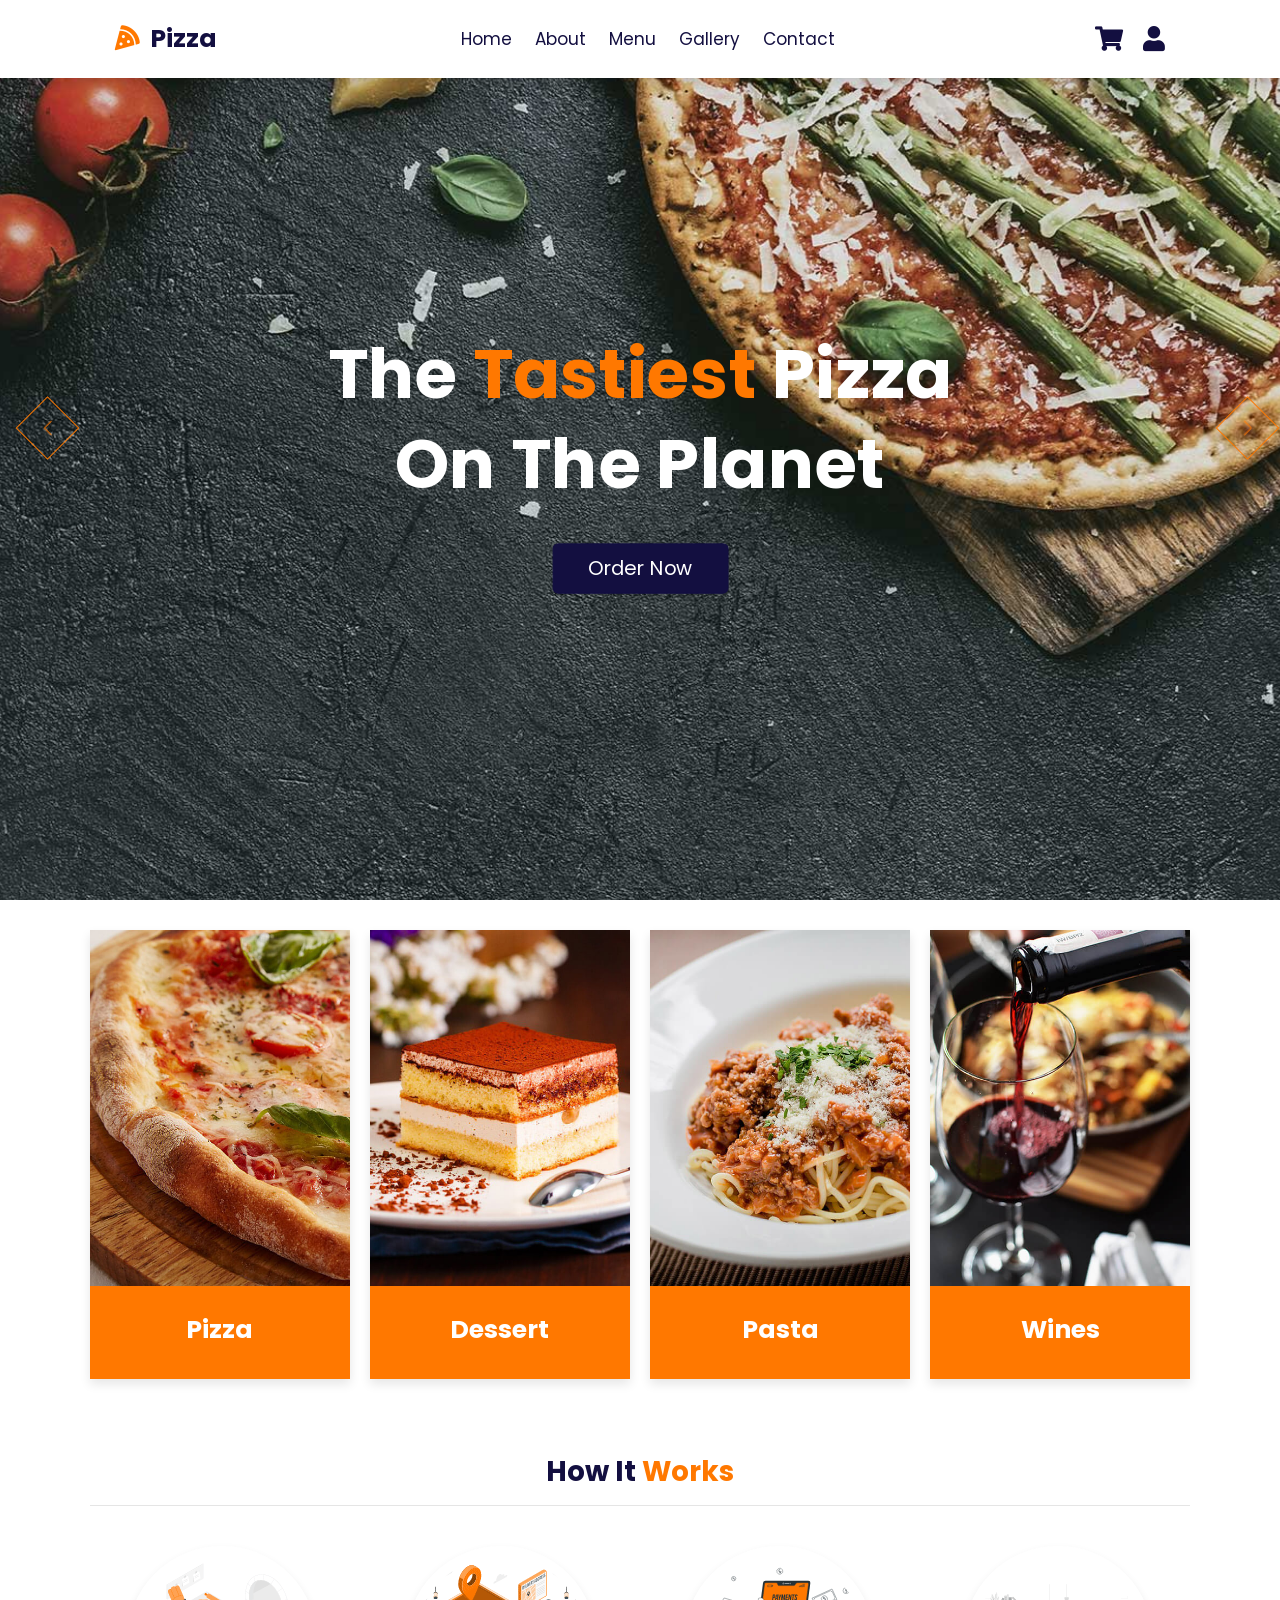
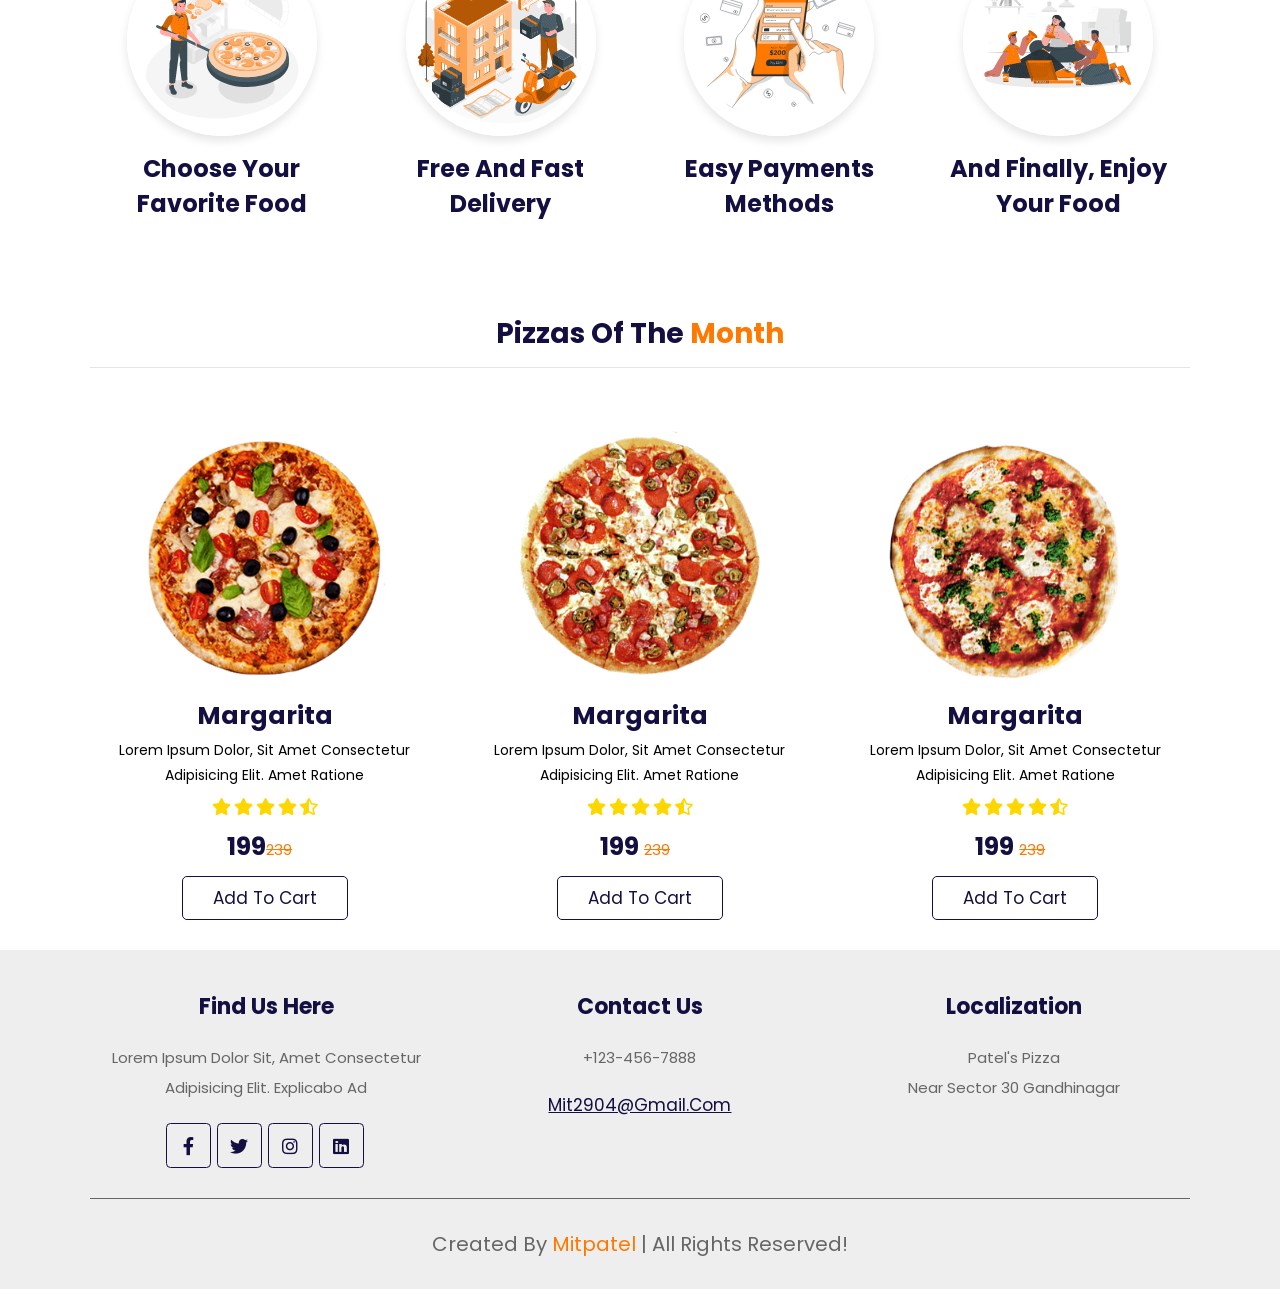
<file: index.html>
<!DOCTYPE html>
<html lang="en">
<head>
    <meta charset="UTF-8">
    <meta http-equiv="X-UA-Compatible" content="IE=edge">
    <meta name="viewport" content="width=device-width, initial-scale=1.0">
    <title>Document</title>
  
       
    <!-- font awesome cdn link  -->
    <link rel="stylesheet" href="https://cdnjs.cloudflare.com/ajax/libs/font-awesome/5.15.4/css/all.min.css">
    <!-- swiper cdn link -->
    <link rel="stylesheet" href="https://cdn.jsdelivr.net/npm/swiper@9/swiper-bundle.min.css"/>
    <!-- custom css link -->
    <link rel="stylesheet" href="style.css">

</head>
<body >
    
  <!-- header section -->

    <header class="header">

        <a href="home.html" class="logo"> <i class="fas fa-pizza-slice"></i> pizza</a>

        <nav class="navbar">
            <a href="index.html">home</a>
            <a href="about.html">about</a>
            <a href="menu.html">menu</a>
            <a href="gallery.html">gallery</a>
            <a href="contact.html">contact</a>
        </nav>

        <div class="icons">
            <div id="cart" class="fas fa-shopping-cart"></div>
            <div id="login" class="fas fa-user"></div>
            <div id="menu" class="fas fa-bars"></div>
            
        </div>
       
        
        <!-- <form  class="search-bar">
            <input type="text" name="query" placeholder="Search here..." class="search-input">
            <button type="submit" class="fas fa-search search-btn"></button>
        </form> -->
        <!-- <div class="dark-mode">
            <div id="dark-mode-toggle" class="fas fa-moon" ></div>
        </div> -->

        <div class="shopping-cart">

            <div class="box">
                <i class="fas fa-times"></i>
                <img src="cart-1.png" alt="">
                <div class="content">
                    <h3>pizza</h3>
                    <span class="quantity">1</span>
                    <span class="multiply">x</span>
                    <span class="price">199</span>
                </div>
            </div>

            <div class="box">
                <i class="fas fa-times"></i>
                <img src="cart-2.png" alt="">
                <div class="content">
                    <h3>pizza</h3>
                    <span class="quantity">1</span>
                    <span class="multiply">x</span>
                    <span class="price">199</span>
                </div>
            </div>

            <div class="box">
                <i class="fas fa-times"></i>
                <img src="cart-3.png" alt="">
                <div class="content">
                    <h3>pizza</h3>
                    <span class="quantity">1</span>
                    <span class="multiply">x</span>
                    <span class="price">199</span>
                </div>
            </div>
            <h3 class="total">total: 597</h3>
            <a href="#" class="btn">checkout cart</a>
        </div>

        <form action="" class="login-form">
            <h3>login form</h3>
            <input type="email" placeholder="enter your email" class="box">
            <input type="password" placeholder="enter your password" class="box">
            <div class="remember">
                <input type="checkbox" name="" id="remember-me">
                <label for="remember-me">remember me</label>
            </div>
            <input type="submit" value="login" class="btn">
        </form>
       
    </header>

    <!-- header section ends -->

    <!-- home section starts -->

    <section class="home">

        <div class="swiper home-slider">

            <div class="swiper-wrapper">

                <div class="swiper-slide slide" style="background: url(slider-1.jpg) no-repeat;">
                    <div class="content">
                        <h3>the <span>tastiest</span> pizza <br> on the planet</h3>
                        <a href="#" class="btn">order now</a>
                    </div>
                </div>

                <div class="swiper-slide slide" style="background: url(slider-2.jpg) no-repeat;">
                    <div class="content">
                        <h3>the <span>tastiest</span> pizza <br> on the planet</h3>
                        <a href="#" class="btn">order now</a>
                    </div>
                </div>

                <div class="swiper-slide slide" style="background: url(slider-3.jpg) no-repeat;">
                    <div class="content">
                        <h3>the <span>tastiest</span> pizza <br> on the planet</h3>
                        <a href="#" class="btn">order now</a>
                    </div>
                </div>

            </div>

            <div class="swiper-button-prev"></div>
            <div class="swiper-button-next"></div>

        </div>

    </section>

    <!-- home section ends -->

    <!-- banner section starts -->

    <section class="banner">

        <div class="box-container">

            <div class="box">
                <div class="image">
                    <img src="banner-1.jpg" alt="">
                </div>
                <div class="content">
                    <h3>pizza</h3>
                </div>
            </div>

            <div class="box">
                <div class="image">
                    <img src="banner-2.jpg" alt="">
                </div>
                <div class="content">
                    <h3>dessert</h3>
                </div>
            </div>

            <div class="box">
                <div class="image">
                    <img src="banner-3.jpg" alt="">
                </div>
                <div class="content">
                    <h3>pasta</h3>
                </div>
            </div>

            <div class="box">
                <div class="image">
                    <img src="banner-4.jpg" alt="">
                </div>
                <div class="content">
                    <h3>wines</h3>
                </div>
            </div>

        </div>

    </section>

    <!-- banner section ends -->

    <!-- steps section starts -->

    <section class="steps">

        <h1 class="title">how it <span>works</span></h1>

        <div class="box-container">

            <div class="box">
                <img src="work-1.gif" alt="">
                <h3>choose your favorite food</h3>
            </div>

            <div class="box">
                <img src="work-2.gif" alt="">
                <h3>free and fast delivery</h3>
            </div>

            <div class="box">
                <img src="work-3.gif" alt="">
                <h3>easy payments methods</h3>
            </div>

            <div class="box">
                <img src="work-4.gif" alt="">
                <h3>and finally, enjoy your food</h3>
            </div>

        </div>

    </section>

    <!-- steps section ends -->

    <!-- pizza menu section starts -->

    <section class="pizzas">

        <h1 class="title">pizzas of the <span>month</span></h1>

        <div class="box-container">

            <div class="box">
                <img src="pizza-1.png" alt="">
                <h3>margarita</h3>
                <p>Lorem ipsum dolor, sit amet consectetur adipisicing elit. Amet ratione</p>
                <div class="stars">
                    <i class="fas fa-star"></i>
                    <i class="fas fa-star"></i>
                    <i class="fas fa-star"></i>
                    <i class="fas fa-star"></i>
                    <i class="fas fa-star-half-alt"></i>
                </div>
                <div class="price">199<span>239</span></div>
                <a href="#" class="btn">add to cart</a>
            </div>

            <div class="box">
                <img src="pizza-2.png" alt="">
                <h3>margarita</h3>
                <p>Lorem ipsum dolor, sit amet consectetur adipisicing elit. Amet ratione</p>
                <div class="stars">
                    <i class="fas fa-star"></i>
                    <i class="fas fa-star"></i>
                    <i class="fas fa-star"></i>
                    <i class="fas fa-star"></i>
                    <i class="fas fa-star-half-alt"></i>
                </div>
                <div class="price">199 <span>239</span></div>
                <a href="#" class="btn">add to cart</a>
            </div>

            <div class="box">
                <img src="pizza-3.png" alt="">
                <h3>margarita</h3>
                <p>Lorem ipsum dolor, sit amet consectetur adipisicing elit. Amet ratione</p>
                <div class="stars">
                    <i class="fas fa-star"></i>
                    <i class="fas fa-star"></i>
                    <i class="fas fa-star"></i>
                    <i class="fas fa-star"></i>
                    <i class="fas fa-star-half-alt"></i>
                </div>
                <div class="price">199 <span>239</span></div>
                <a href="#" class="btn">add to cart</a>
            </div>

        </div>

    </section>

    <!-- pizza menu section ends -->

    <!-- footer section starts -->

    <section class="footer">

        <div class="box-container">

            <div class="box">
                <h3>find us here</h3>
                <p>Lorem ipsum dolor sit, amet consectetur adipisicing elit. Explicabo ad</p>
                <div class="share">
                    <a href="#" class="fab fa-facebook-f"></a>
                    <a href="#" class="fab fa-twitter"></a>
                    <a href="#" class="fab fa-instagram"></a>
                    <a href="#" class="fab fa-linkedin"></a>
                </div>
            </div>

            <div class="box">
                <h3>contact us</h3>
                <p>+123-456-7888</p>
                <a href="#" class="link">mit2904@gmail.com</a>
            </div>

            <div class="box">
                <h3>localization</h3>
                <p>patel's pizza <br>
                    near sector 30
                    gandhinagar</p>
            </div>

        </div>
        <div class="credit">created by <span>mitpatel</span> | all rights reserved!</div>

    </section>

    <!-- footer section ends -->


 








    <!-- swiper cdn link -->
    <script src="https://cdn.jsdelivr.net/npm/swiper@9/swiper-bundle.min.js"></script>

    <!-- custom js link -->
    <script src="script.js"></script>

</body>
</html>
</file>
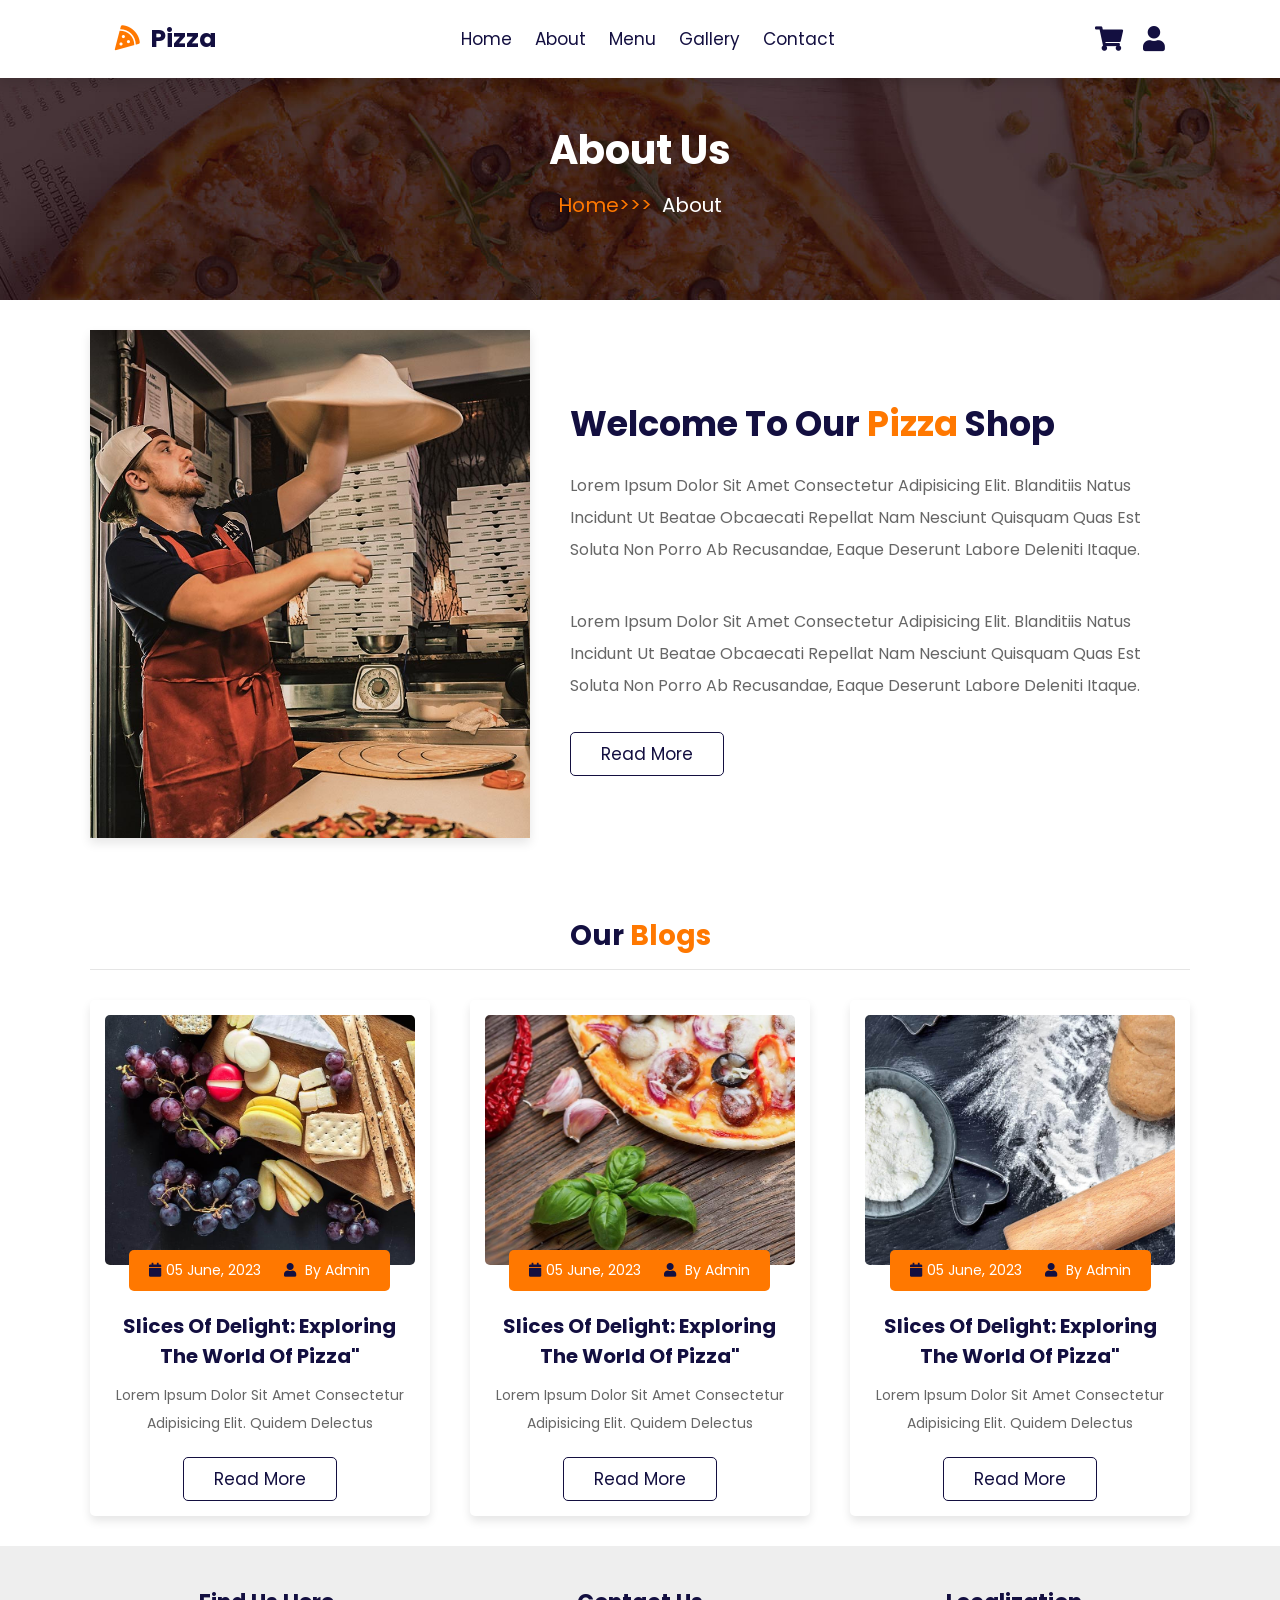
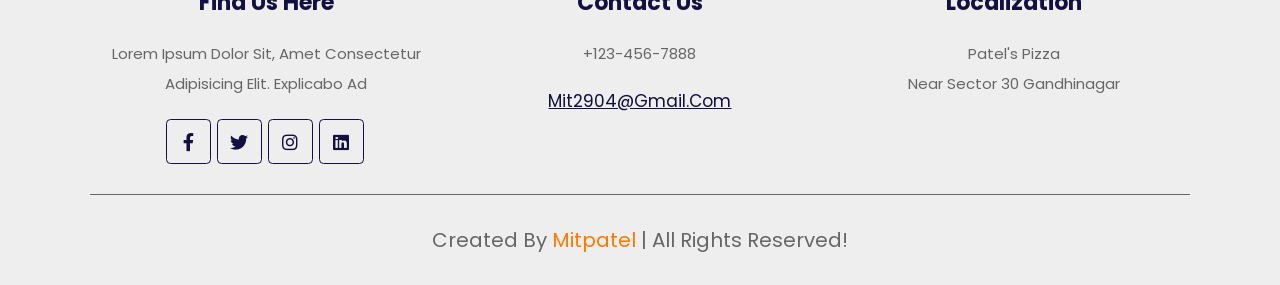
<file: about.html>
<!DOCTYPE html>
<html lang="en">
<head>
    <meta charset="UTF-8">
    <meta http-equiv="X-UA-Compatible" content="IE=edge">
    <meta name="viewport" content="width=device-width, initial-scale=1.0">
    <title>Document</title>
    <!-- font awesome cdn link  -->
    <link rel="stylesheet" href="https://cdnjs.cloudflare.com/ajax/libs/font-awesome/5.15.4/css/all.min.css">
    <!-- custom css link -->
    <link rel="stylesheet" href="style.css">
</head>
<body>
    
    <!-- header section starts -->

    <header class="header">

        <a href="home.html" class="logo"> <i class="fas fa-pizza-slice"></i> pizza</a>

        <nav class="navbar">
            <a href="index.html">home</a>
            <a href="about.html">about</a>
            <a href="menu.html">menu</a>
            <a href="gallery.html">gallery</a>
            <a href="contact.html">contact</a>
        </nav>

        <div class="icons">
            <div id="cart" class="fas fa-shopping-cart"></div>
            <div id="login" class="fas fa-user"></div>
            <div id="menu" class="fas fa-bars"></div>
        </div>

        <div class="shopping-cart">

            <div class="box">
                <i class="fas fa-times"></i>
                <img src="cart-1.png" alt="">
                <div class="content">
                    <h3>pizza</h3>
                    <span class="quantity">1</span>
                    <span class="multiply">x</span>
                    <span class="price">199</span>
                </div>
            </div>

            <div class="box">
                <i class="fas fa-times"></i>
                <img src="cart-2.png" alt="">
                <div class="content">
                    <h3>pizza</h3>
                    <span class="quantity">1</span>
                    <span class="multiply">x</span>
                    <span class="price">199</span>
                </div>
            </div>

            <div class="box">
                <i class="fas fa-times"></i>
                <img src="cart-3.png" alt="">
                <div class="content">
                    <h3>pizza</h3>
                    <span class="quantity">1</span>
                    <span class="multiply">x</span>
                    <span class="price">199</span>
                </div>
            </div>
            <h3 class="total">total: 597</h3>
            <a href="#" class="btn">checkout cart</a>
        </div>

        <form action="" class="login-form">
            <h3>login form</h3>
            <input type="email" placeholder="enter your email" class="box">
            <input type="password" placeholder="enter your password" class="box">
            <div class="remember">
                <input type="checkbox" name="" id="remember-me">
                <label for="remember-me">remember me</label>
            </div>
            <input type="submit" value="login" class="btn">
        </form>
       
    </header>

    <!-- header section ends -->

    <div class="heading">
        <h1>about us</h1>
        <p><a href="home.html">home>>></a> about</p>
    </div>

    <!-- about section starts -->

    <section class="about">

        <div class="row">

            <div class="image">
                <img src="about.jpg" alt="">
            </div>

            <div class="content">
                <h3>welcome to our <span>pizza</span> shop</h3>
                <p>Lorem ipsum dolor sit amet consectetur adipisicing elit. Blanditiis natus incidunt ut beatae obcaecati repellat nam nesciunt quisquam quas est soluta non porro ab recusandae, eaque deserunt labore deleniti itaque.</p>
                <p>Lorem ipsum dolor sit amet consectetur adipisicing elit. Blanditiis natus incidunt ut beatae obcaecati repellat nam nesciunt quisquam quas est soluta non porro ab recusandae, eaque deserunt labore deleniti itaque.</p>
                <a href="#" class="btn">read more</a>
            </div>

        </div>

    </section>

    <!-- about section ends -->

    <!-- blog section starts -->

    <section class="blogs">

        <h1 class="title">our <span>blogs</span></h1>

        <div class="box-container">

            <div class="box">
                <img src="blog-1.jpg" alt="">
                <div class="icons">
                    <a href="#"><i class="fas fa-calendar"></i>05 june, 2023</a>
                    <a href="#"><i class="fas fa-user"></i> by admin</a>
                </div>
                <h3>Slices Of Delight: Exploring The World Of Pizza"</h3>
                <p>Lorem ipsum dolor sit amet consectetur adipisicing elit. Quidem delectus</p>
                <a href="#" class="btn">read more</a>
            </div>

            <div class="box">
                <img src="blog-2.jpg" alt="">
                <div class="icons">
                    <a href="#"><i class="fas fa-calendar"></i>05 june, 2023</a>
                    <a href="#"><i class="fas fa-user"></i> by admin</a>
                </div>
                <h3>Slices Of Delight: Exploring The World Of Pizza"</h3>
                <p>Lorem ipsum dolor sit amet consectetur adipisicing elit. Quidem delectus</p>
                <a href="#" class="btn">read more</a>
            </div>

            <div class="box">
                <img src="blog-3.jpg" alt="">
                <div class="icons">
                    <a href="#"><i class="fas fa-calendar"></i>05 june, 2023</a>
                    <a href="#"><i class="fas fa-user"></i> by admin</a>
                </div>
                <h3>Slices Of Delight: Exploring The World Of Pizza"</h3>
                <p>Lorem ipsum dolor sit amet consectetur adipisicing elit. Quidem delectus</p>
                <a href="#" class="btn">read more</a>
            </div>

        </div>

    </section>

    <!-- about section ends -->

    <!-- footer section starts -->

    <section class="footer">

        <div class="box-container">

            <div class="box">
                <h3>find us here</h3>
                <p>Lorem ipsum dolor sit, amet consectetur adipisicing elit. Explicabo ad</p>
                <div class="share">
                    <a href="#" class="fab fa-facebook-f"></a>
                    <a href="#" class="fab fa-twitter"></a>
                    <a href="#" class="fab fa-instagram"></a>
                    <a href="#" class="fab fa-linkedin"></a>
                </div>
            </div>

            <div class="box">
                <h3>contact us</h3>
                <p>+123-456-7888</p>
                <a href="#" class="link">mit2904@gmail.com</a>
            </div>

            <div class="box">
                <h3>localization</h3>
                <p>patel's pizza <br>
                    near sector 30
                    gandhinagar</p>
            </div>

        </div>
        <div class="credit">created by <span>mitpatel</span> | all rights reserved!</div>

    </section>

    <!-- footer section ends -->










    <!-- custom js link -->
    <script src="script.js"></script>

</body>
</html>
</file>
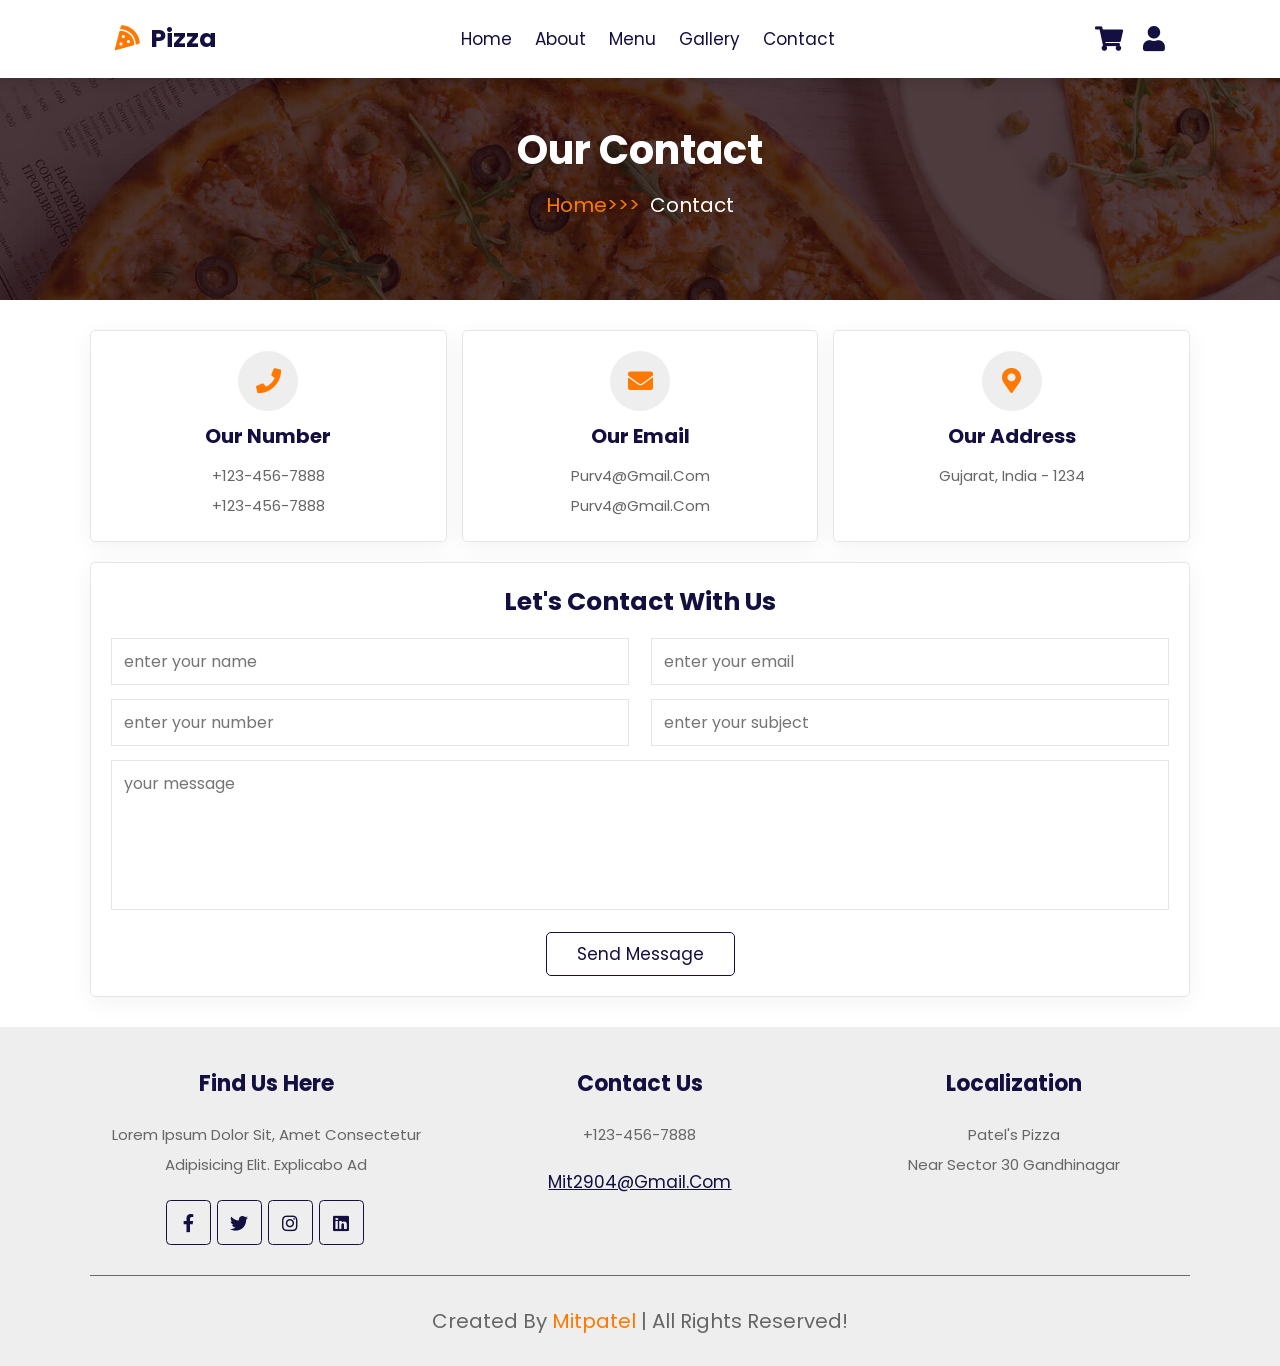
<file: contact.html>
<!DOCTYPE html>
<html lang="en">
<head>
    <meta charset="UTF-8">
    <meta http-equiv="X-UA-Compatible" content="IE=edge">
    <meta name="viewport" content="width=device-width, initial-scale=1.0">
    <title>Document</title>
    <!-- font awesome cdn link  -->
    <link rel="stylesheet" href="https://cdnjs.cloudflare.com/ajax/libs/font-awesome/5.15.4/css/all.min.css">
    <!-- custom css link -->
    <link rel="stylesheet" href="style.css">
</head>
<body>
    
    <!-- header section starts -->

    <header class="header">

        <a href="home.html" class="logo"> <i class="fas fa-pizza-slice"></i> pizza</a>

        <nav class="navbar">
            <a href="index.html">home</a>
            <a href="about.html">about</a>
            <a href="menu.html">menu</a>
            <a href="gallery.html">gallery</a>
            <a href="contact.html">contact</a>
        </nav>

        <div class="icons">
            <div id="cart" class="fas fa-shopping-cart"></div>
            <div id="login" class="fas fa-user"></div>
            <div id="menu" class="fas fa-bars"></div>
        </div>

        <div class="shopping-cart">

            <div class="box">
                <i class="fas fa-times"></i>
                <img src="cart-1.png" alt="">
                <div class="content">
                    <h3>pizza</h3>
                    <span class="quantity">1</span>
                    <span class="multiply">x</span>
                    <span class="price">199</span>
                </div>
            </div>

            <div class="box">
                <i class="fas fa-times"></i>
                <img src="cart-2.png" alt="">
                <div class="content">
                    <h3>pizza</h3>
                    <span class="quantity">1</span>
                    <span class="multiply">x</span>
                    <span class="price">199</span>
                </div>
            </div>

            <div class="box">
                <i class="fas fa-times"></i>
                <img src="cart-3.png" alt="">
                <div class="content">
                    <h3>pizza</h3>
                    <span class="quantity">1</span>
                    <span class="multiply">x</span>
                    <span class="price">199</span>
                </div>
            </div>
            <h3 class="total">total: 597</h3>
            <a href="#" class="btn">checkout cart</a>
        </div>

        <form action="" class="login-form">
            <h3>login form</h3>
            <input type="email" placeholder="enter your email" class="box">
            <input type="password" placeholder="enter your password" class="box">
            <div class="remember">
                <input type="checkbox" name="" id="remember-me">
                <label for="remember-me">remember me</label>
            </div>
            <input type="submit" value="login" class="btn">
        </form>
       
    </header>

    <!-- header section ends -->

    <div class="heading">
        <h1>our contact</h1>
        <p><a href="home.html">home>>></a> contact</p>
    </div>


    <!-- contact section starts -->

    <section class="contact">

        <div class="icon-container">

            <div class="icons">
                <i class="fas fa-phone"></i>
                <h3>our number</h3>
                <p>+123-456-7888</p>
                <p>+123-456-7888</p>
            </div>

            <div class="icons">
                <i class="fas fa-envelope"></i>
                <h3>our email</h3>
                <p>purv4@gmail.com</p>
                <p>purv4@gmail.com</p>
            </div>

            <div class="icons">
                <i class="fas fa-map-marker-alt"></i>
                <h3>our address</h3>
                <p>gujarat, india - 1234</p>
            </div>

        </div>

        <div class="row">

            <form action="">
                <h3>let's contact with us</h3>
                <div class="inputBox">
                    <input type="text" placeholder="enter your name" class="box">
                    <input type="email" placeholder="enter your email" class="box">
                </div>
                <div class="inputBox">
                    <input type="number" placeholder="enter your number" class="box">
                    <input type="text" placeholder="enter your subject" class="box">
                </div>
                <textarea placeholder="your message" cols="30" rows="10"></textarea>
                <input type="submit" value="send message" class="btn">
            </form>

        </div>

    </section>

  

    <!-- footer section starts -->
    <section class="footer">

        <div class="box-container">

            <div class="box">
                <h3>find us here</h3>
                <p>Lorem ipsum dolor sit, amet consectetur adipisicing elit. Explicabo ad</p>
                <div class="share">
                    <a href="#" class="fab fa-facebook-f"></a>
                    <a href="#" class="fab fa-twitter"></a>
                    <a href="#" class="fab fa-instagram"></a>
                    <a href="#" class="fab fa-linkedin"></a>
                </div>
            </div>

            <div class="box">
                <h3>contact us</h3>
                <p>+123-456-7888</p>
                <a href="#" class="link">mit2904@gmail.com</a>
            </div>

            <div class="box">
                <h3>localization</h3>
                <p>patel's pizza <br>
                    near sector 30
                    gandhinagar</p>
            </div>

        </div>
        <div class="credit">created by <span>mitpatel</span> | all rights reserved!</div>

    </section>

    <!-- footer section ends -->







    

    <!-- custom js link -->
    <script src="script.js"></script>
</body>
</html>
</file>
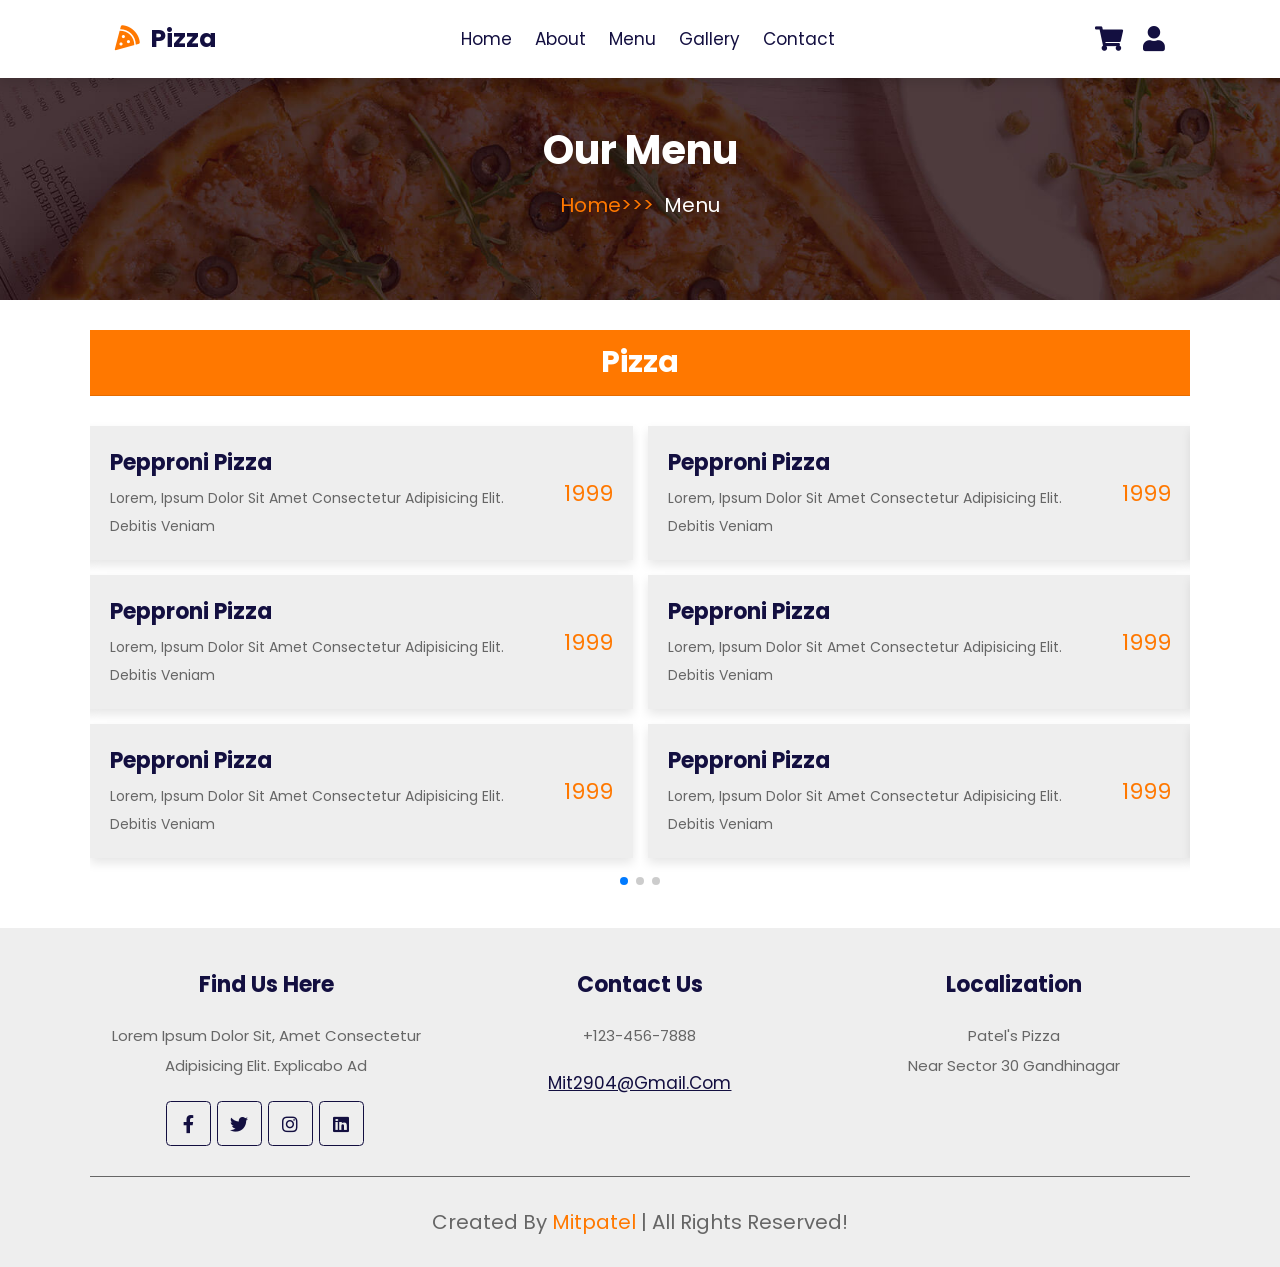
<file: menu.html>
<!DOCTYPE html>
<html lang="en">
<head>
    <meta charset="UTF-8">
    <meta http-equiv="X-UA-Compatible" content="IE=edge">
    <meta name="viewport" content="width=device-width, initial-scale=1.0">
    <title>Document</title>
    <!-- font awesome cdn link  -->
    <link rel="stylesheet" href="https://cdnjs.cloudflare.com/ajax/libs/font-awesome/5.15.4/css/all.min.css">
    <!-- swiper cdn link -->
    <link rel="stylesheet" href="https://cdn.jsdelivr.net/npm/swiper@9/swiper-bundle.min.css"/>
    <!-- custom css link -->
    <link rel="stylesheet" href="style.css">
</head>
<body>

   <!-- header section starts -->

    <header class="header">

        <a href="home.html" class="logo"> <i class="fas fa-pizza-slice"></i> pizza</a>

        <nav class="navbar">
            <a href="index.html">home</a>
            <a href="about.html">about</a>
            <a href="menu.html">menu</a>
            <a href="gallery.html">gallery</a>
            <a href="contact.html">contact</a>
        </nav>

        <div class="icons">
            <div id="cart" class="fas fa-shopping-cart"></div>
            <div id="login" class="fas fa-user"></div>
            <div id="menu" class="fas fa-bars"></div>
        </div>

        <div class="shopping-cart">

            <div class="box">
                <i class="fas fa-times"></i>
                <img src="cart-1.png" alt="">
                <div class="content">
                    <h3>pizza</h3>
                    <span class="quantity">1</span>
                    <span class="multiply">x</span>
                    <span class="price">199</span>
                </div>
            </div>

            <div class="box">
                <i class="fas fa-times"></i>
                <img src="cart-2.png" alt="">
                <div class="content">
                    <h3>pizza</h3>
                    <span class="quantity">1</span>
                    <span class="multiply">x</span>
                    <span class="price">199</span>
                </div>
            </div>

            <div class="box">
                <i class="fas fa-times"></i>
                <img src="cart-3.png" alt="">
                <div class="content">
                    <h3>pizza</h3>
                    <span class="quantity">1</span>
                    <span class="multiply">x</span>
                    <span class="price">199</span>
                </div>
            </div>
            <h3 class="total">total: 597</h3>
            <a href="#" class="btn">checkout cart</a>
        </div>

        <form action="" class="login-form">
            <h3>login form</h3>
            <input type="email" placeholder="enter your email" class="box">
            <input type="password" placeholder="enter your password" class="box">
            <div class="remember">
                <input type="checkbox" name="" id="remember-me">
                <label for="remember-me">remember me</label>
            </div>
            <input type="submit" value="login" class="btn">
        </form>
       
    </header>

    <!-- header section ends -->

    <div class="heading">
        <h1>our menu</h1>
        <p><a href="home.html">home>>></a> menu</p>
    </div>

    <!-- menu section starts -->

    <section class="menu">

        <div class="swiper menu-slider">

            <div class="swiper-wrapper">

                <div class="swiper-slide slide">

                    <h3 class="title">pizza</h3>

                    <div class="box-container">

                        <div class="box" data-name="pizza">
                            <div class="info">
                                <h3>pepproni pizza</h3>
                                <p>Lorem, ipsum dolor sit amet consectetur adipisicing elit. Debitis veniam</p>
                            </div>
                            <div class="price">1999</div>
                        </div>

                        <div class="box" data-name="pizza">
                            <div class="info">
                                <h3>pepproni pizza</h3>
                                <p>Lorem, ipsum dolor sit amet consectetur adipisicing elit. Debitis veniam</p>
                            </div>
                            <div class="price">1999</div>
                        </div>

                        <div class="box" data-name="pizza">
                            <div class="info">
                                <h3>pepproni pizza</h3>
                                <p>Lorem, ipsum dolor sit amet consectetur adipisicing elit. Debitis veniam</p>
                            </div>
                            <div class="price">1999</div>
                        </div>

                        <div class="box" data-name="pizza">
                            <div class="info">
                                <h3>pepproni pizza</h3>
                                <p>Lorem, ipsum dolor sit amet consectetur adipisicing elit. Debitis veniam</p>
                            </div>
                            <div class="price">1999</div>
                        </div>

                        <div class="box" data-name="pizza">
                            <div class="info">
                                <h3>pepproni pizza</h3>
                                <p>Lorem, ipsum dolor sit amet consectetur adipisicing elit. Debitis veniam</p>
                            </div>
                            <div class="price">1999</div>
                        </div>

                        <div class="box" data-name="pizza">
                            <div class="info">
                                <h3>pepproni pizza</h3>
                                <p>Lorem, ipsum dolor sit amet consectetur adipisicing elit. Debitis veniam</p>
                            </div>
                            <div class="price">1999</div>
                        </div>

                    </div>

                </div>

                <div class="swiper-slide slide">

                    <h3 class="title">pasta</h3>

                    <div class="box-container">

                        <div class="box" data-name="pasta">
                            <div class="info">
                                <h3>delicious pasta</h3>
                                <p>Lorem, ipsum dolor sit amet consectetur adipisicing elit. Debitis veniam</p>
                            </div>
                            <div class="price">1399</div>
                        </div>

                        <div class="box" data-name="pasta">
                            <div class="info">
                                <h3>delicious pasta</h3>
                                <p>Lorem, ipsum dolor sit amet consectetur adipisicing elit. Debitis veniam</p>
                            </div>
                            <div class="price">1399</div>
                        </div>

                        <div class="box" data-name="pasta">
                            <div class="info">
                                <h3>delicious pasta</h3>
                                <p>Lorem, ipsum dolor sit amet consectetur adipisicing elit. Debitis veniam</p>
                            </div>
                            <div class="price">1399</div>
                        </div>

                        <div class="box" data-name="pasta">
                            <div class="info">
                                <h3>delicious pasta</h3>
                                <p>Lorem, ipsum dolor sit amet consectetur adipisicing elit. Debitis veniam</p>
                            </div>
                            <div class="price">1399</div>
                        </div>

                        <div class="box" data-name="pasta">
                            <div class="info">
                                <h3>delicious pasta</h3>
                                <p>Lorem, ipsum dolor sit amet consectetur adipisicing elit. Debitis veniam</p>
                            </div>
                            <div class="price">1399</div>
                        </div>

                        <div class="box" data-name="pasta">
                            <div class="info">
                                <h3>delicious pasta</h3>
                                <p>Lorem, ipsum dolor sit amet consectetur adipisicing elit. Debitis veniam</p>
                            </div>
                            <div class="price">1399</div>
                        </div>

                    </div>

                </div>

                <div class="swiper-slide slide">

                    <h3 class="title">dessert</h3>

                    <div class="box-container">

                        <div class="box" data-name="sweet">
                            <div class="info">
                                <h3>sweet desserts</h3>
                                <p>Lorem, ipsum dolor sit amet consectetur adipisicing elit. Debitis veniam</p>
                            </div>
                            <div class="price">1399</div>
                        </div>

                        <div class="box" data-name="sweet">
                            <div class="info">
                                <h3>sweet desserts</h3>
                                <p>Lorem, ipsum dolor sit amet consectetur adipisicing elit. Debitis veniam</p>
                            </div>
                            <div class="price">1399</div>
                        </div>

                        <div class="box" data-name="sweet">
                            <div class="info">
                                <h3>sweet desserts</h3>
                                <p>Lorem, ipsum dolor sit amet consectetur adipisicing elit. Debitis veniam</p>
                            </div>
                            <div class="price">1399</div>
                        </div>

                        <div class="box" data-name="sweet">
                            <div class="info">
                                <h3>sweet desserts</h3>
                                <p>Lorem, ipsum dolor sit amet consectetur adipisicing elit. Debitis veniam</p>
                            </div>
                            <div class="price">1399</div>
                        </div>

                    </div>

                </div>

            </div>

            <div class="swiper-pagination"></div>

        </div>

    </section>

    <!-- menu section ends -->


    <!-- menu preview section starts -->

    <section class="menu-preview-container">

        <div id="close" class="fas fa-times"></div>

        <div class="menu-preview" data-target="pizza">
            <h3>pepproni pizza</h3>
            <div class="stars">
                <i class="fas fa-star"></i>
                <i class="fas fa-star"></i>
                <i class="fas fa-star"></i>
                <i class="fas fa-star"></i>
                <i class="fas fa-star"></i>
            </div>
            <p>Lorem ipsum dolor sit amet consectetur adipisicing elit. Quam reprehenderit</p>
            <div class="price">1999</div>
            <a href="#" class="btn">add to cart</a>
        </div>

        <div class="menu-preview" data-target="pasta">
            <h3>delicious pasta</h3>
            <div class="stars">
                <i class="fas fa-star"></i>
                <i class="fas fa-star"></i>
                <i class="fas fa-star"></i>
                <i class="fas fa-star"></i>
                <i class="fas fa-star"></i>
            </div>
            <p>Lorem ipsum dolor sit amet consectetur adipisicing elit. Quam reprehenderit</p>
            <div class="price">1399</div>
            <a href="#" class="btn">add to cart</a>
        </div>

        <div class="menu-preview" data-target="sweet">
            <h3>sweet desserts</h3>
            <div class="stars">
                <i class="fas fa-star"></i>
                <i class="fas fa-star"></i>
                <i class="fas fa-star"></i>
                <i class="fas fa-star"></i>
                <i class="fas fa-star"></i>
            </div>
            <p>Lorem ipsum dolor sit amet consectetur adipisicing elit. Quam reprehenderit</p>
            <div class="price">1399</div>
            <a href="#" class="btn">add to cart</a>
        </div>

    </section>

    <!-- menu preview section ends -->

    <!-- footer section starts -->

    <section class="footer">

        <div class="box-container">

            <div class="box">
                <h3>find us here</h3>
                <p>Lorem ipsum dolor sit, amet consectetur adipisicing elit. Explicabo ad</p>
                <div class="share">
                    <a href="#" class="fab fa-facebook-f"></a>
                    <a href="#" class="fab fa-twitter"></a>
                    <a href="#" class="fab fa-instagram"></a>
                    <a href="#" class="fab fa-linkedin"></a>
                </div>
            </div>

            <div class="box">
                <h3>contact us</h3>
                <p>+123-456-7888</p>
                <a href="#" class="link">mit2904@gmail.com</a>
            </div>

            <div class="box">
                <h3>localization</h3>
                <p>patel's pizza <br>
                    near sector 30
                    gandhinagar</p>
            </div>

        </div>
        <div class="credit">created by <span>mitpatel</span> | all rights reserved!</div>

    </section>

    <!-- footer section ends -->



















    <!-- swiper cdn link -->
    <script src="https://cdn.jsdelivr.net/npm/swiper@9/swiper-bundle.min.js"></script>
   <!-- custom js link -->
   <script src="script.js"></script>
    
</body>
</html>
</file>
<file: style.css>
@import url("https://fonts.googleapis.com/css2?family=Poppins:wght@100;300;400;500;600&display=swap");

*{
  font-family: 'Poppins', sans-serif;
  margin: 0; padding: 0;
  box-sizing: border-box;
  outline: none;
  border: none;
  text-decoration: none;
  text-transform: capitalize;
  transition: .2s linear;
}

 html{
  font-size: 62.5%;
  overflow-x: hidden;
  scroll-behavior: smooth;
}

section{
  padding: 3rem 7%;
}

 .title{
  text-align: center;
  font-size: 2.8rem;
  margin-bottom: 3rem;
  padding: 1.2rem 0;
  border-bottom: .1rem solid rgba(0,0,0,0.1);
  color: #130f40;
}

.title span{
  color: #ff7800;
}

.heading{
  background: url(heading-bg.png) no-repeat;
  background-size: cover;
  background-position: center;
  text-align: center;
  padding-top: 12rem;
  padding-bottom: 8rem;
}

.heading h1{
  color: #fff;
  font-size: 4rem;
}

.heading p{
  padding-top: 1rem;
  font-size: 2rem;
  color: #fff;
}

.heading p a{
  color: #ff7800;
  padding-right: .5rem;
} 

.btn{
  display: inline-block;
  margin-top: 1rem;
  padding: .8rem 3rem;
  border: .1rem solid #130f40;
  border-radius: .5rem;
  background: none;
  color: #130f40;
  font-size: 1.7rem;
  cursor: pointer;
}

.btn:hover{
  background: #130f40;
  color: #fff;
}

/* header */

 .header{
  position: fixed;
  top: 0; left: 0; right: 0;
  z-index: 1000;
  background: #fff;
  box-shadow: 0 0.5rem 1rem rgba(0,0,0,0.1);
  display: flex;
  align-items: center;
  justify-content: space-between;
  padding: 2rem 9%;
}

.header .logo{
  font-size: 2.5rem;
  font-weight: bolder;
  color: #130f40;
}

.header .logo i{
  color: #ff7800;
  padding-right: .5rem;
}

.header .navbar a{
  font-size: 1.7rem;
  color: #130f40;
  margin: 0 1rem;
}

.header .navbar a:hover{
  color: #ff7800;
}

.header .icons div{
  font-size: 2.5rem;
  margin-left: 1.7rem;
  color: #130f40;
  cursor: pointer;
}

.header .icons div:hover{
  color: #ff7800;
}

.header .icons #menu{
  display: none;
}

.header .shopping-cart{
  position: absolute;
  top: 115%; right: -105%;
  background: #fff;
  border-radius: .5rem;
  box-shadow: 0 0.5rem 1rem rgba(0,0,0,0.1);
  width: 35rem;
  padding: 2rem;
}

.header .shopping-cart.active{
  right: 2rem;
  transition: .4s linear;
}

.header .shopping-cart .box{
  display: flex;
  align-items: center;
  gap: 1.5rem;
  margin-bottom: 1.5rem;
  position: relative;
}

.header .shopping-cart .box .fa-times{
  position: absolute;
  top: 50%; right: 2rem;
  transform: translateY(-50%);
  font-size: 2rem;
  color: #666;
  cursor: pointer;
}

 .header .shopping-cart .box .fa-times:hover{
  color: #ff7800;
}

.header .shopping-cart .box img{
  height: 10rem;
} 

 .header .shopping-cart .box .content h3{
  font-size: 1.7rem;
  padding-bottom: .5rem;
  color: #130f40;
}

.header .shopping-cart .box .content span{
  font-size: 1.5rem;
  color: #666;
}

.header .shopping-cart .box .content span.multiply{
  margin: 0 .5rem;
}

.header .shopping-cart .total{
  color: #130f40;
  text-align: center;
  font-size: 2.2rem;
}

.header .shopping-cart .btn{
  text-align: center;
  width: 100%;
}

.header .login-form{
  position: absolute;
  top: 115%; right: -105%;
  background: #fff;
  border-radius: .5rem;
  box-shadow: 0 0.5rem 1rem rgba(0,0,0,0.1);
  width: 35rem;
  padding: 2rem;
}

.header .login-form.active{
  right: 2rem;
  transition: .4s linear;
}

.header .login-form h3{
  color: #130f40;
  text-transform: uppercase;
  font-size: 2.2rem;
  text-align: center;
  margin-bottom: .7rem;
}

.header .login-form .box{
  margin: .7rem 0;
  border: .1rem solid rgba(0,0,0,0.1);
  padding: 1rem 1.2rem;
  font-size: 1.5rem;
  color: #130f40;
  text-transform: none;
  width: 100%;
}

.header .login-form .remember{
  display: flex;
  align-items: center;
  gap: .5rem;
  margin: .7rem 0;
}
.header .login-form .remember label{
  font-size: 1.5rem;
  color: #666;
  cursor: pointer;
  }
  
  
.header .login-form .btn{
  margin: 1rem 0;
  width: 100%;
  text-align: center;
}


/* end */

/* home */

 .home{
  padding: 0;
}

.home .slide{
  min-height: 100vh;
  background-size: cover !important;
  background-position: center !important;
  display: flex;
  align-items: center;
  justify-content: center;
}

.home .slide .content{
  width: 60rem;
  text-align: center;
  display: none;
}

.home .slide .content h3{
  font-size: 6rem;
  color: #fff;
  line-height: 1.3;
  padding: 2rem 0;
  animation: sliderReveal 1s ease forwards;
}

.home .slide .content h3 span{
  color: #ff7800;
}

.home .slide .content .btn{
  background: #130f40;
  color: #fff;
  animation: sliderReveal 1s ease forwards;
} 

 .home .swiper-slide-active .content{
display: inline-block;
}
 
.home .swiper-slide-active{
  animation: smoothScale 4s linear forwards;
} 

@keyframes sliderReveal{
  0%{
    transform: translateY(30px);
    opacity: 0;
  }
  100%{
    transform: translateY(0px);
    opacity: 1;
  }
}

@keyframes smoothScale{
  0%{
    transform: scale(1);
  }
  100%{
    transform: scale(1.15);
  }
}

.swiper-button-prev,
.swiper-button-next{
  height: 4.5rem;
  width: 4.5rem;
  line-height: 4.5rem;
  margin-left: 1.5rem;
  transform: translateY(-50%) rotate(45deg);
  border: .1rem solid #ff7800;
  color: #ff7800;
}

.swiper-button-prev::after,
.swiper-button-next::after{
  font-size: 1.5rem;
  transform: rotate(-45deg);
}

.swiper-button-prev:hover,
.swiper-button-next:hover{
  background: #ff7800;
  color: #fff;
}

/* end */

/* banner */

 .banner .box-container{
  display: grid;
  grid-template-columns: repeat(auto-fit, minmax(25rem, 1fr));
  gap: 2rem;
}
.banner .box-container .box{
  box-shadow: 0 .5rem 1rem rgba(0,0,0,0.1);
  position: relative;
  overflow: hidden;
  text-align: center;
  background: #ff7800;
  }
  
  .banner .box-container .box .image{
    width: 100%;
    }
    

.banner .box-container .box .image img{
  height: 100%;
  width: 100%;
  object-fit: cover;
}

.banner .box-container .box .content{
  padding: 2rem;
}

.banner .box-container .box .content h3{
  font-size: 2.5rem;
  color: #fff;
  margin-bottom: 1rem;
} 
/* end */

/* steps */
 
.steps .box-container{
  display: flex;
  flex-wrap: wrap;
  gap: 1.5rem;
}

.steps .box-container .box{
  flex: 1 1 25rem;
  padding: 1rem;
  text-align: center;
}

.steps .box-container .box img{
  box-shadow: 0 .5rem 1rem rgba(0,0,0,0.1);
  border: 1rem solid #fff;
  border-radius: 50%;
}

.steps .box-container .box h3{
  font-size: 2.4rem;
  color: #130f40;
  padding: 1rem;
} 

/* ends */

/* pizza menu */

 .pizzas .box-container{
  display: grid;
  grid-template-columns: repeat(auto-fit, minmax(30rem, 1fr));
  gap: 2.5rem;
}

.pizzas .box-container .box{
  padding:0 2.5rem;
  position: relative;
  overflow: hidden;
  text-align: center;
}

.pizzas .box-container .box img{
  height: 29rem;
}

.pizzas .box-container .box:hover img{
  transform: scale(1.2);
}

.pizzas .box-container .box h3{
  font-size: 2.5rem;
  color: #130f40;
  line-height: 1.8;
}

.pizzas .box-container .box p{
  font-size: 1.4rem;
  line-height: 1.8;
}

.pizzas .box-container .box .stars{
  padding: 1rem 0;
}

.pizzas .box-container .box .stars i{
  font-size: 1.7rem;
  color: gold;
}

.pizzas .box-container .box .price{
  color: #130f40;
  font-size: 2.5rem;
  font-weight: bolder;
  margin-right: 1rem;
}

.pizzas .box-container .box .price span{
  font-size: 1.5rem;
  font-weight: lighter;
  color: #ff7800;
  text-decoration: line-through;
}

/* end */

/* about us */
 
.about .row{
  display: flex;
  align-items: center;
  flex-wrap: wrap;
  gap: 4rem;
}

.about .row .image{
  flex: 1 1 32rem;
}

.about .row .image img{
  width: 100%;
  box-shadow: 0 .5rem 1rem rgba(0,0,0,0.1);
}

.about .row .content{
  flex: 1 1 50rem;
}

.about .row .content h3{
  font-size: 3.5rem;
  color: #130f40;
}

.about .row .content h3 span{
  color: #ff7800;
}

.about .row .content p{
  font-size: 1.6rem;
  color: #666;
  padding: 2rem 0;
  line-height: 2;
}
 
/* end */

/* blogs */

 .blogs .box-container{
  display: grid;
  grid-template-columns: repeat(auto-fit, minmax(30rem, 1fr));
  gap: 4rem;
}

.blogs .box-container .box{
  text-align: center;
  box-shadow: 0 .5rem 1rem rgba(0,0,0,0.1);
  padding: 1.5rem;
  border-radius: .5rem;
}

.blogs .box-container .box img{
  height: 25rem;
  width: 100%;
  object-fit: cover;
  border-radius: .5rem;
}

.blogs .box-container .box .icons{
  background: #ff7800;
  border-radius: .5rem;
  padding: 1rem;
  position: relative;
  top: -2rem;
  display: inline-block;
}

.blogs .box-container .box .icons a{
  font-size: 1.4rem;
  color: #fff;
  margin: 0 1rem;
}

.blogs .box-container .box .icons a:hover{
  color: #130f40;
}

.blogs .box-container .box .icons a i{
  color: #130f40;
  padding-right: .5rem;
}

.blogs .box-container .box h3{
  font-size: 2rem;
  color: #130f40;
}

.blogs .box-container .box p{
  font-size: 1.4rem;
  padding: 1rem 0;
  line-height: 2;
  color: #666;
} 

/* end */

/* menu */

.menu .slide .title{
  padding: 1rem;
  font-size: 3rem;
  color: #fff;
  background: #ff7800;
  margin-bottom: 3rem;
  text-align: center;
}
 
.menu .slide .box-container{
  display: flex;
  flex-wrap: wrap;
  gap: 1.5rem;
  padding-bottom: 4rem;
}

.menu .slide .box-container .box{
  flex: 1 1 38rem;
  background: #eee;
  padding: 2rem;
  box-shadow: 0 .5rem 1rem rgba(0,0,0,0.1);
  display: flex;
  align-items: center;
  justify-content: center;
  gap: 1rem;
}

.menu .slide .box-container .box h3{
  font-size: 2.2rem;
  color: #130f40;
  padding-bottom: .5rem;
}

.menu .slide .box-container .box p{
  font-size: 1.4rem;
  color: #666;
  line-height: 2;
}

.menu .slide .box-container .box .price{
  font-size: 2.2rem;
  color: #ff7800;
}

.menu .slide .box-container .box:hover{
  cursor: pointer;
  transform: scale(.9);
} 

/* end */

/* menu-preview-container */

 .menu-preview-container{
  background: rgba(0,0,0,0.7);
  position: fixed;
  top: 0; left: 0;
  height: 100%; width: 100%;
  z-index: 1100;
  display: none;
  align-items: center;
  justify-content: center;
}

.menu-preview-container .menu-preview{
  text-align: center;
  background: #fff;
  padding: 3rem 2rem;
  border-radius: .5rem;
  display: none;
  width: 35rem;
}

.menu-preview-container .menu-preview.active{
  display: inline-block;
}

.menu-preview-container .menu-preview h3{
  padding: 1rem 0;
  font-size: 2.5rem;
  color: #130f40;
}

.menu-preview-container .menu-preview .stars{
  margin-top: .5rem;
}

.menu-preview-container .menu-preview .stars i{
  font-size: 1.7rem;
  color: #ff7800;
}

.menu-preview-container .menu-preview p{
  font-size: 1.6rem;
  color: #666;
  padding: 1rem 0;
  line-height: 2;
}

.menu-preview-container .menu-preview .price{
  font-size: 2.5rem;
  color: #130f40;
  margin-bottom: .5rem;
}

#close{
  position: absolute;
  top: 1.5rem; right: 2.5rem;
  font-size: 6rem;
  cursor: pointer;
  color: #fff;
}

#close:hover{
  transform: rotate(90deg);
  color: #ff7800;
}
 
/* end */

/* gallery */
 
.gallery .gallery-container{
  display: grid;
  grid-template-columns: repeat(auto-fit, minmax(30rem, 1fr));
  gap: 2rem;
}

.gallery .gallery-container .box{
  height: 30rem;
  position: relative;
  overflow: hidden;
}

.gallery .gallery-container .box img{
  height: 100%;
  width: 100%;
  object-fit: cover;
}

.gallery .gallery-container .box .icon{
  display: none;
  align-items: center;
  justify-content: center;
  position: absolute;
  top: 0; left: 0;
  z-index: 10;
  height: 100%;
  width: 100%;
  background: rgba(0,0,0,0.7);
}

.gallery .gallery-container .box .icon i{
  font-size: 6rem;
  color: #fff;
}

.gallery .gallery-container .box:hover .icon{
  display: flex;
} 

/* ends */

/* contact */

.contact .icon-container{
  display: grid;
  grid-template-columns: repeat(auto-fit, minmax(30rem, 1fr));
  gap: 1.5rem;
}

.contact .icon-container .icons{
  text-align: center;
  border: .1rem solid rgba(0,0,0,0.1);
  box-shadow: 0 .5rem 2.4rem rgba(0,0,0,0.05);
  padding: 2rem;
  border-radius: .5rem;
}

.contact .icon-container .icons i{
  height: 6rem;
  width: 6rem;
  line-height: 6rem;
  font-size: 2.5rem;
  background: #eee;
  color: #ff7800;
  border-radius: 50%;
}

.contact .icon-container .icons:hover i{
  background: #ff7800;
  color: #fff;
}

.contact .icon-container .icons h3{
  color: #130f40;
  font-size: 2rem;
  padding: 1rem 0;
}

.contact .icon-container .icons p{
  color: #666;
  font-size: 1.5rem;
  line-height: 2;
}

.contact .row{
  margin-top: 2rem;
  text-align: center;
}

.contact .row form{
  padding: 2rem;
  border: .1rem solid rgba(0,0,0,0.1);
  box-shadow: 0 .6rem 2.4rem rgba(0,0,0,0.05);
  border-radius: .5rem;
}

.contact .row form h3{
  font-size: 2.5rem;
  padding-bottom: 1rem;
  color: #130f40;
}

.contact .row form .inputBox{
  display: flex;
  flex-wrap: wrap;
  justify-content: space-between;
}

.contact .row form .inputBox input{
  width: 49%;
}

.contact .row form .inputBox .box,
.contact .row form textarea{
  padding: 1rem 1.2rem;
  font-size: 1.6rem;
  border: .1rem solid rgba(0,0,0,0.1);
  color: #130f40;
  margin: .7rem 0;
  text-transform: none;
}

.contact .row form textarea{
  width: 100%;
  height: 15rem;
  resize: none;
} 

/* end */


/* footer */

 .footer{
  background: #eee;
  text-align: center;
}

.footer .box-container{
  display: grid;
  grid-template-columns: repeat(auto-fit, minmax(30rem, 1fr));
  gap: 2rem;
}

.footer .box-container .box h3{
  font-size: 2.2rem;
  text-transform: capitalize;
  color: #130f40;
  padding: 1rem 0;
}

.footer .box-container .box p{
  font-size: 1.5rem;
  line-height: 2;
  color: #666;
  padding: 1rem 0;
}

.footer .box-container .box .share{
  margin-top: 1rem;
}

.footer .box-container .box .share a{
  height: 4.5rem;
  width: 4.5rem;
  line-height: 4.5rem;
  border-radius: 10%;
  font-size: 1.8rem;
  border: .1rem solid #130f40;
  color: #130f40;
  margin-right: .3rem;
  text-align: center;
}

.footer .box-container .box .share a:hover{
  background: #130f40;
  color: #fff;
}

.footer .box-container .box .link{
  font-size: 1.7rem;
  line-height: 2;
  color: #130f40;
  padding: .5rem 0;
  display: block;
  text-decoration: underline;
}

.footer .box-container .box .link:hover{
  color: #ff7800;
}

.footer .credit{
  text-align: center;
  margin-top: 3rem;
  padding-top: 3rem;
  font-size: 2rem;
  text-transform: capitalize;
  color: #666;
  border-top: .1rem solid #666;
}

.footer .credit span{
  color: #ff7800;
}






 


@media(max-width:991px){

  html{
    font-size: 55%;
  }

  .header{
    padding: 2rem;
  }

  section{
    padding: 3rem;
  }

}

@media(max-width:768px){

  .header .icons #menu{
    display: inline-block;
  }

  .header .navbar{
    position: absolute;
    top: 110%; right: -110%;
    width: 30rem;
    box-shadow: 0 .5rem 1rem rgba(0,0,0,0.1);
    border-radius: .5rem;
    background: #fff;
    
  }

  .header .navbar.active{
    right: 2rem;
    transition: .4s linear;
  }

  .header .navbar a{
    font-size: 2rem;
    margin: 2rem 2.5rem;
    display: block;
  }

  .home .slide .content h3{
    font-size: 4rem;
  }

}

@media(max-width:450px){
  html{
    font-size: 50%;
  }

  .home .slide .content h3{
    font-size: 3.5rem;
  }
} 


/* Default light mode styles */

/* Dark mode styles */
/* .dark-mode {
    background-color: #121212;
    color: #ffffff;
}

.dark-mode .header {
    background-color: #1e1e1e;
}

.dark-mode a {
    color: #ffffff;
}

.dark-mode .box {
    background-color: #1e1e1e;
} */
</file>
